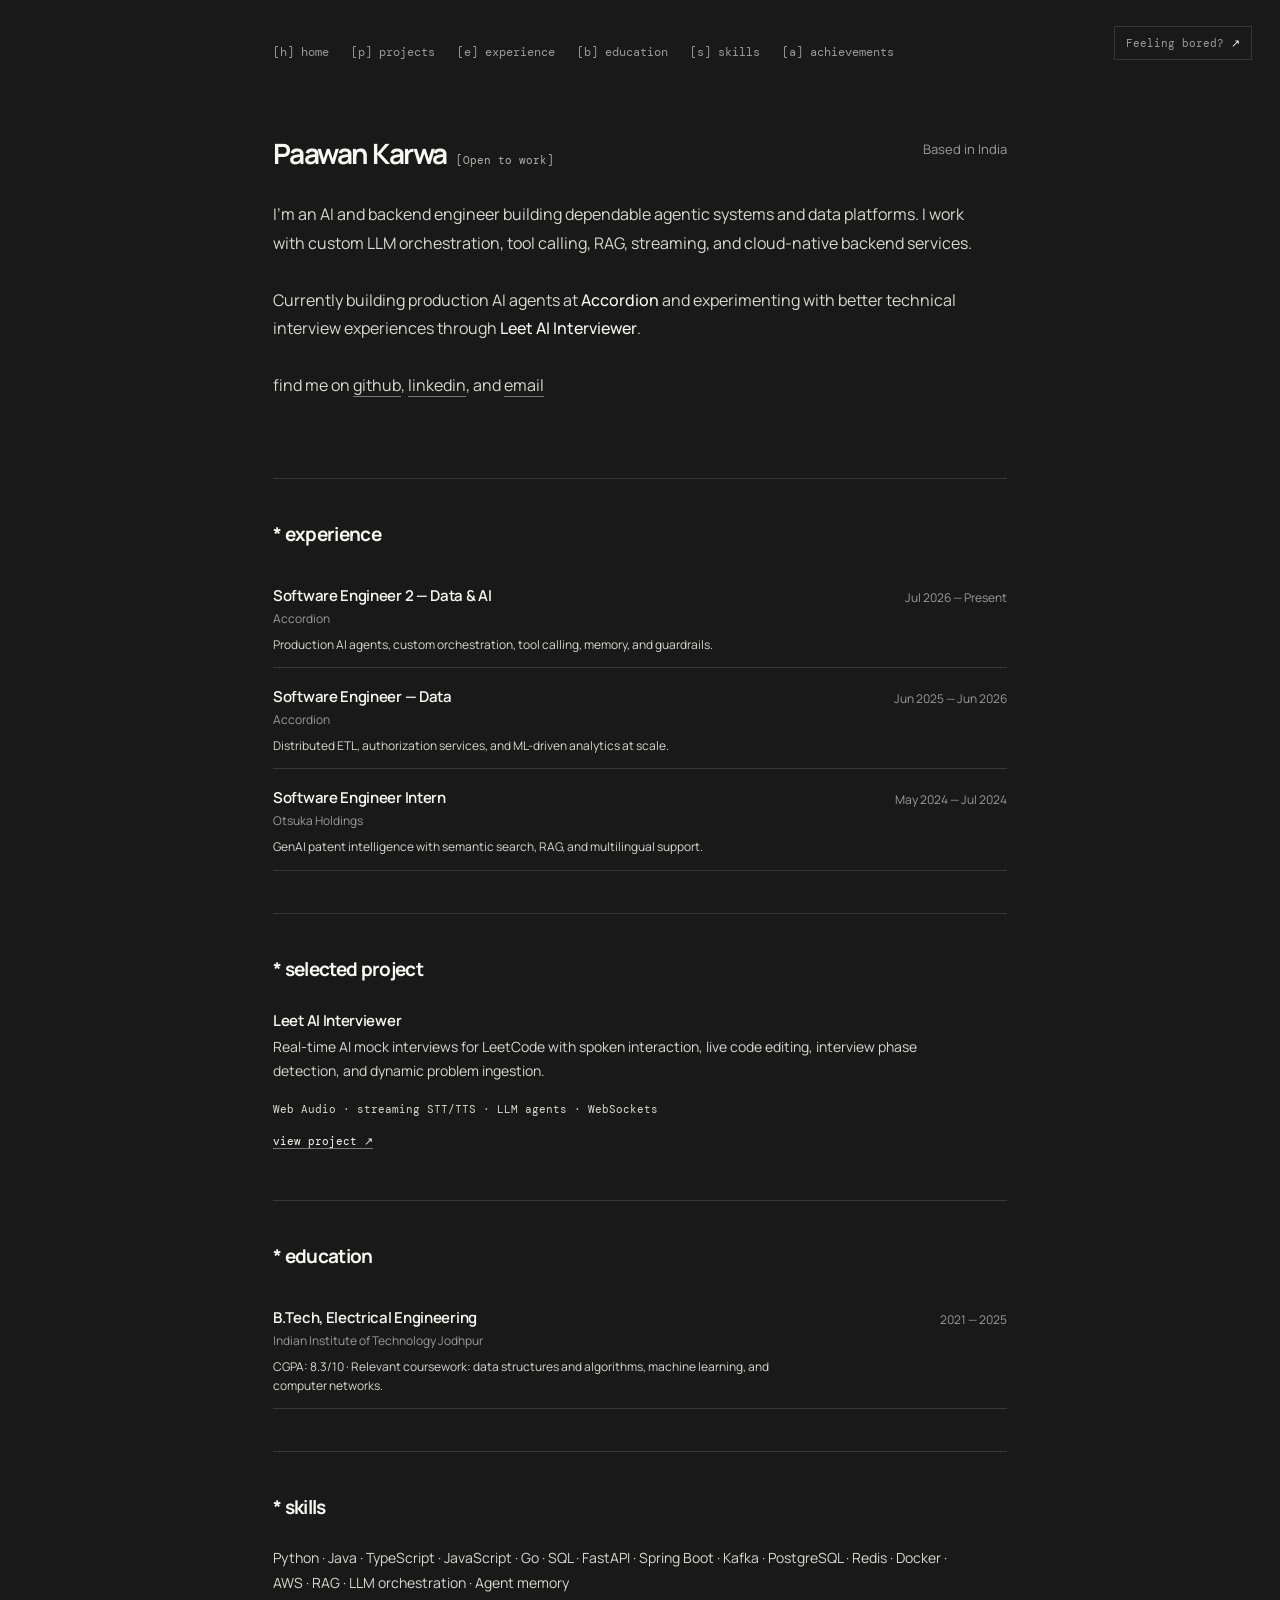
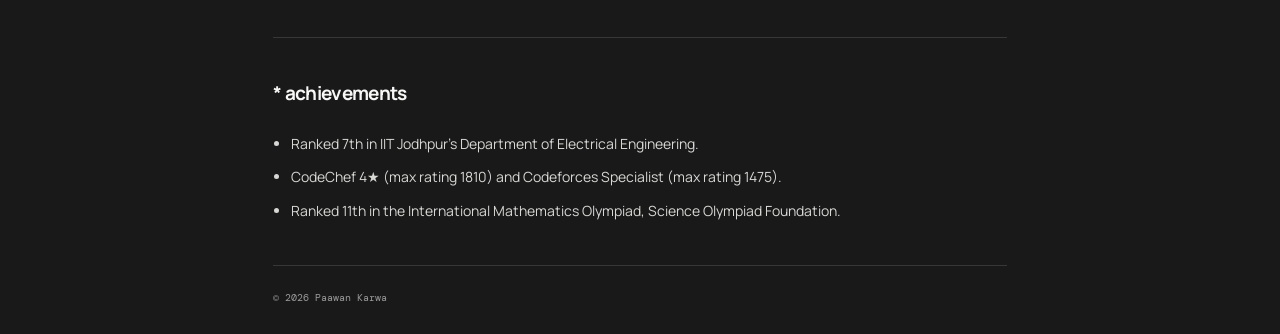
<file: index.html>
<!doctype html>
<html lang="en">
  <head>
    <meta charset="UTF-8" />
    <meta name="viewport" content="width=device-width, initial-scale=1.0" />
    <meta name="description" content="Paawan Karwa is an AI engineer and backend developer building dependable agentic systems, LLM applications, and data platforms." />
    <meta name="robots" content="index, follow" />
    <link rel="canonical" href="https://karwap22.github.io/" />
    <meta property="og:type" content="website" />
    <meta property="og:url" content="https://karwap22.github.io/" />
    <meta property="og:title" content="Paawan Karwa | AI Engineer & Backend Developer" />
    <meta property="og:description" content="AI engineer and backend developer building dependable agentic systems, LLM applications, and data platforms." />
    <meta name="twitter:card" content="summary" />
    <meta name="twitter:title" content="Paawan Karwa | AI Engineer & Backend Developer" />
    <meta name="twitter:description" content="AI engineer and backend developer building dependable agentic systems, LLM applications, and data platforms." />
    <title>Paawan Karwa | AI Engineer & Backend Developer</title>
    <link rel="preconnect" href="https://fonts.googleapis.com" />
    <link rel="preconnect" href="https://fonts.gstatic.com" crossorigin />
    <link href="https://fonts.googleapis.com/css2?family=DM+Mono:wght@400;500&family=Manrope:wght@400;500;600;700&display=swap" rel="stylesheet" />
    <link rel="icon" href="favicon.svg" type="image/svg+xml" />
    <link rel="stylesheet" href="style.css?v=night-shift" />
    <script async src="https://www.googletagmanager.com/gtag/js?id=G-WBERD70BZB"></script>
    <script>
      window.dataLayer = window.dataLayer || [];
      function gtag(){dataLayer.push(arguments);}
      gtag("js", new Date());
      gtag("config", "G-WBERD70BZB");
    </script>
    <script src="script.js?v=night-shift" defer></script>
    <script type="application/ld+json">
      {"@context":"https://schema.org","@type":"Person","name":"Paawan Karwa","url":"https://karwap22.github.io/","jobTitle":"Software Engineer 2 - Data & AI","knowsAbout":["Agentic AI","LLM orchestration","RAG","Backend engineering"],"sameAs":["https://github.com/karwap22","https://www.linkedin.com/in/paawan-karwa"]}
    </script>
  </head>
  <body>
    <main>
      <button class="bored-button" id="open-game" type="button" onclick="openGame()">Feeling bored? <span>↗</span></button>
      <nav aria-label="Primary navigation">
        <a href="#home">[h] home</a>
        <a href="#projects">[p] projects</a>
        <a href="#experience">[e] experience</a>
        <a href="#education">[b] education</a>
        <a href="#skills">[s] skills</a>
        <a href="#achievements">[a] achievements</a>
      </nav>

      <section id="home" class="intro" aria-labelledby="name">
        <div class="title-line"><h1 id="name">Paawan Karwa</h1><span>[Open to work]</span></div>
        <p class="location">Based in India</p>
        <p>I’m an AI and backend engineer building dependable agentic systems and data platforms. I work with custom LLM orchestration, tool calling, RAG, streaming, and cloud-native backend services.</p>
        <p>Currently building production AI agents at <strong>Accordion</strong> and experimenting with better technical interview experiences through <strong>Leet AI Interviewer</strong>.</p>
        <p class="links">find me on <a href="https://github.com/karwap22" target="_blank" rel="noreferrer">github</a>, <a href="https://www.linkedin.com/in/paawan-karwa" target="_blank" rel="noreferrer">linkedin</a>, and <a href="mailto:paawankarwa22@gmail.com">email</a></p>
      </section>

      <section id="experience" aria-labelledby="experience-title">
        <h2 id="experience-title">* experience</h2>
        <div class="list">
          <article><div><h3>Software Engineer 2 — Data &amp; AI</h3><p>Accordion</p><p class="detail">Production AI agents, custom orchestration, tool calling, memory, and guardrails.</p></div><time>Jul 2026 — Present</time></article>
          <article><div><h3>Software Engineer — Data</h3><p>Accordion</p><p class="detail">Distributed ETL, authorization services, and ML-driven analytics at scale.</p></div><time>Jun 2025 — Jun 2026</time></article>
          <article><div><h3>Software Engineer Intern</h3><p>Otsuka Holdings</p><p class="detail">GenAI patent intelligence with semantic search, RAG, and multilingual support.</p></div><time>May 2024 — Jul 2024</time></article>
        </div>
      </section>

      <section id="projects" aria-labelledby="projects-title">
        <h2 id="projects-title">* selected project</h2>
        <article class="project">
          <h3>Leet AI Interviewer</h3>
          <p>Real-time AI mock interviews for LeetCode with spoken interaction, live code editing, interview phase detection, and dynamic problem ingestion.</p>
          <p class="meta">Web Audio · streaming STT/TTS · LLM agents · WebSockets</p>
          <a class="project-link" href="https://mock-interview-7qh8.onrender.com" target="_blank" rel="noreferrer">view project ↗</a>
        </article>
      </section>

      <section id="education" aria-labelledby="education-title">
        <h2 id="education-title">* education</h2>
        <div class="list">
          <article><div><h3>B.Tech, Electrical Engineering</h3><p>Indian Institute of Technology Jodhpur</p><p class="detail">CGPA: 8.3/10 · Relevant coursework: data structures and algorithms, machine learning, and computer networks.</p></div><time>2021 — 2025</time></article>
        </div>
      </section>

      <section id="skills" aria-labelledby="skills-title">
        <h2 id="skills-title">* skills</h2>
        <p class="skill-list">Python · Java · TypeScript · JavaScript · Go · SQL · FastAPI · Spring Boot · Kafka · PostgreSQL · Redis · Docker · AWS · RAG · LLM orchestration · Agent memory</p>
      </section>

      <section id="achievements" aria-labelledby="achievements-title">
        <h2 id="achievements-title">* achievements</h2>
        <ul class="achievements">
          <li>Ranked 7th in IIT Jodhpur’s Department of Electrical Engineering.</li>
          <li>CodeChef 4★ (max rating 1810) and Codeforces Specialist (max rating 1475).</li>
          <li>Ranked 11th in the International Mathematics Olympiad, Science Olympiad Foundation.</li>
        </ul>
      </section>

      <footer>© 2026 Paawan Karwa</footer>
    </main>
    <section class="game-modal" id="game-modal" role="dialog" aria-modal="true" aria-labelledby="game-title" hidden>
      <div class="game-window">
        <div class="game-topbar"><p id="game-title">Night Shift</p><span id="game-status"></span><button id="close-game" type="button" aria-keyshortcuts="P" onclick="closeGame()">Portfolio [p]</button></div>
        <canvas id="game-board" tabindex="0" aria-label="Night Shift platform survival game" aria-describedby="game-help"></canvas>
        <div class="game-bottom"><span id="game-help">A/D or ←/→ move · W/↑ jump · Space fire · B bomb</span><button type="button" onclick="restartGame()">Restart [r]</button></div>
      </div>
    </section>
  </body>
</html>
</file>
<file: style.css>
:root { --bg: #191919; --text: #f7f7f5; --muted: #9b9b9b; --line: #373737; }
* { box-sizing: border-box; }
html { scroll-behavior: smooth; }
body { margin: 0; background: var(--bg); color: var(--text); font-family: Manrope, sans-serif; } body.game-active main { display: none; }
a { color: inherit; text-decoration: none; border-bottom: 1px solid #767676; }
a:hover { color: #fff; border-color: #fff; }
main { max-width: 790px; margin: 0 auto; padding: 44px 28px 30px; }
.bored-button { position: fixed; z-index: 2; top: 26px; right: 28px; padding: 9px 11px; border: 1px solid var(--line); border-radius: 0; background: var(--bg); color: var(--muted); cursor: pointer; font: 11px "DM Mono", monospace; }.bored-button:hover { color: var(--text); border-color: var(--muted); }.bored-button span { color: var(--text); }
nav { display: flex; flex-wrap: wrap; gap: 22px; font: 12px "DM Mono", monospace; }
nav a { border: 0; color: var(--muted); } nav a:hover { color: var(--text); }
.intro { position: relative; padding: 74px 0 78px; }
.title-line { display: flex; align-items: baseline; gap: 9px; }.title-line span { color: #b1b1ae; font: 11px "DM Mono", monospace; }
h1, h2, h3, p { margin-top: 0; } h1 { margin-bottom: 0; font-size: 28px; letter-spacing: -.055em; }
.location { position: absolute; right: 0; top: 80px; color: var(--muted); font-size: 13px; }.intro > p:not(.location) { max-width: 720px; margin: 28px 0 0; color: #d7d7d4; font-size: 16px; line-height: 1.8; }.intro strong { color: var(--text); font-weight: 500; }.intro .links { margin-top: 25px; color: var(--muted); }
section:not(.intro) { padding: 42px 0; border-top: 1px solid var(--line); } h2 { margin-bottom: 25px; font-size: 19px; letter-spacing: -.035em; } h2::first-letter { color: #d2d2cf; }
.list { display: grid; gap: 5px; }.list article { display: flex; justify-content: space-between; gap: 24px; padding: 13px 0; border-bottom: 1px solid var(--line); }.list h3, .project h3 { margin-bottom: 4px; font-size: 15px; font-weight: 600; letter-spacing: -.02em; }.list p, time, .meta { margin: 0; color: var(--muted); font-size: 12px; }.list .detail { max-width: 520px; margin-top: 8px; color: #d7d7d4; line-height: 1.6; }.list time { padding-top: 4px; white-space: nowrap; }
.project { padding: 3px 0 8px; }.project p { max-width: 650px; color: #d7d7d4; font-size: 14px; line-height: 1.75; }.project .meta { margin-top: 18px; font: 11px "DM Mono", monospace; }.project-link { display: inline-block; margin-top: 18px; font: 11px "DM Mono", monospace; }
.skill-list, .achievements { max-width: 680px; margin: 0; color: #d7d7d4; font-size: 14px; line-height: 1.8; }.achievements { padding-left: 18px; }.achievements li + li { margin-top: 8px; }
footer { padding-top: 25px; border-top: 1px solid var(--line); color: var(--muted); font: 10px "DM Mono", monospace; }
.game-modal { display: grid; min-height: 100svh; background: #111; }.game-modal[hidden] { display: none; }.game-window { display: grid; grid-template-rows: auto 1fr auto; width: 100%; min-height: 100svh; background: #111; }.game-topbar, .game-bottom { display: flex; align-items: center; justify-content: space-between; gap: 16px; padding: 18px 28px; border-bottom: 1px solid #393936; color: #aaa; font: 12px "DM Mono", monospace; }.game-topbar p { margin: 0; }.game-topbar p span { color: #73736f; }.game-topbar button, .game-bottom button { border: 0; background: transparent; color: #aaa; cursor: pointer; font: inherit; }.game-topbar button { font-size: 25px; line-height: 12px; }.game-topbar button:hover, .game-bottom button:hover { color: #fff; }.game-bottom { border-top: 1px solid #393936; border-bottom: 0; }.game-bottom span { color: #73736f; }.game-window pre { display: grid; place-items: center; overflow: hidden; margin: 0; padding: 20px; color: #f2eee5; font: clamp(10px, 2.2vw, 28px)/1.3 "DM Mono"; letter-spacing: .05em; user-select: none; }.game-window pre:focus { outline: 1px solid #74746f; outline-offset: -10px; }
@media (max-width: 600px) { main { padding: 28px 20px; } .bored-button { top: 20px; right: 20px; font-size: 10px; } nav { max-width: 230px; gap: 13px; font-size: 10px; }.intro { padding: 60px 0; }.title-line { display: block; }.title-line span { display: block; margin-top: 8px; }.location { position: static; margin: 22px 0 0; }.intro > p:not(.location) { margin-top: 22px; font-size: 15px; }.list article { display: block; }.list time { display: block; margin-top: 7px; }.list h3 { font-size: 14px; }.game-window pre { letter-spacing: 0; } .game-bottom span { font-size: 9px; } }
.game-active section#game-modal { position: fixed; inset: 0; padding: 0; border: 0; z-index: 10; }
#game-modal .game-window { min-height: 0; height: 100%; grid-template-rows: auto minmax(0, 1fr) auto; }
#game-board { width: 100%; height: 100%; display: block; min-height: 0; outline-offset: -2px; }
#game-modal .game-topbar button { font: inherit; }
#game-status { color: #ddd8c9; text-align: center; }
</file>
